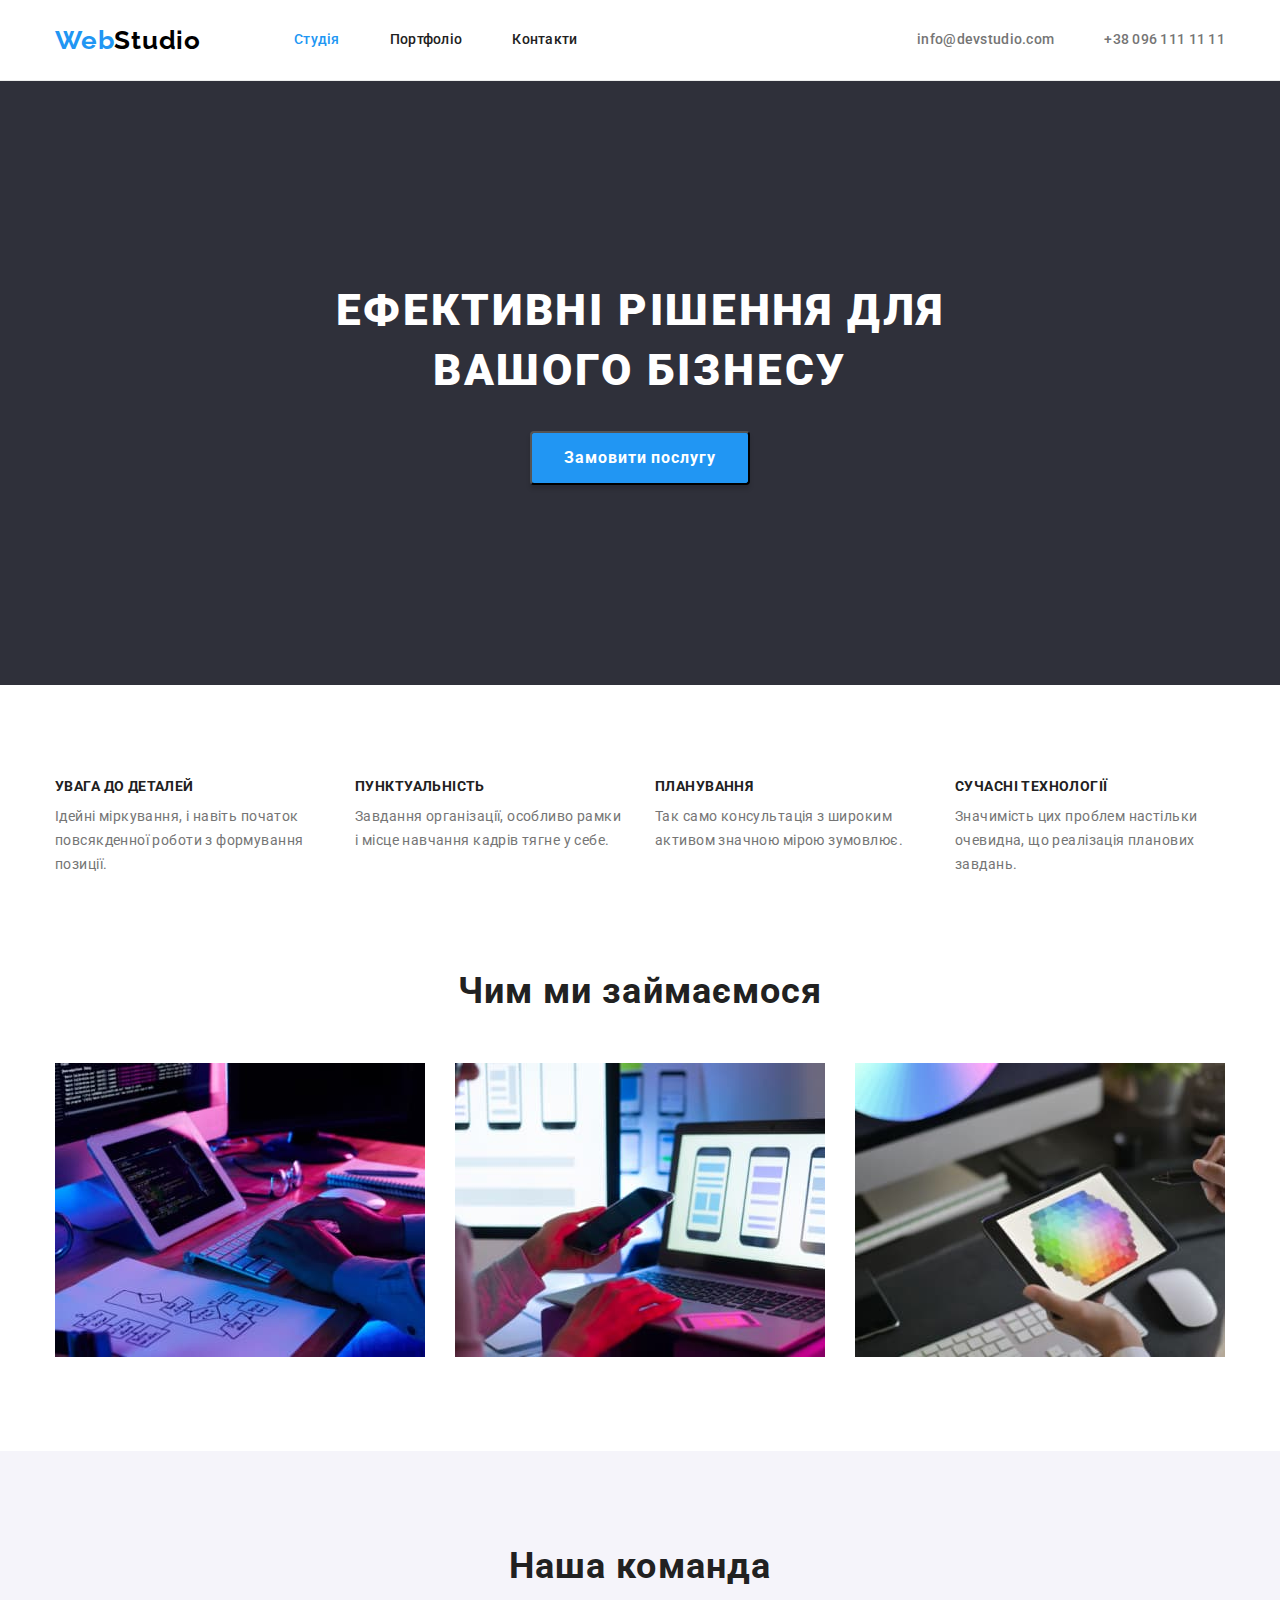
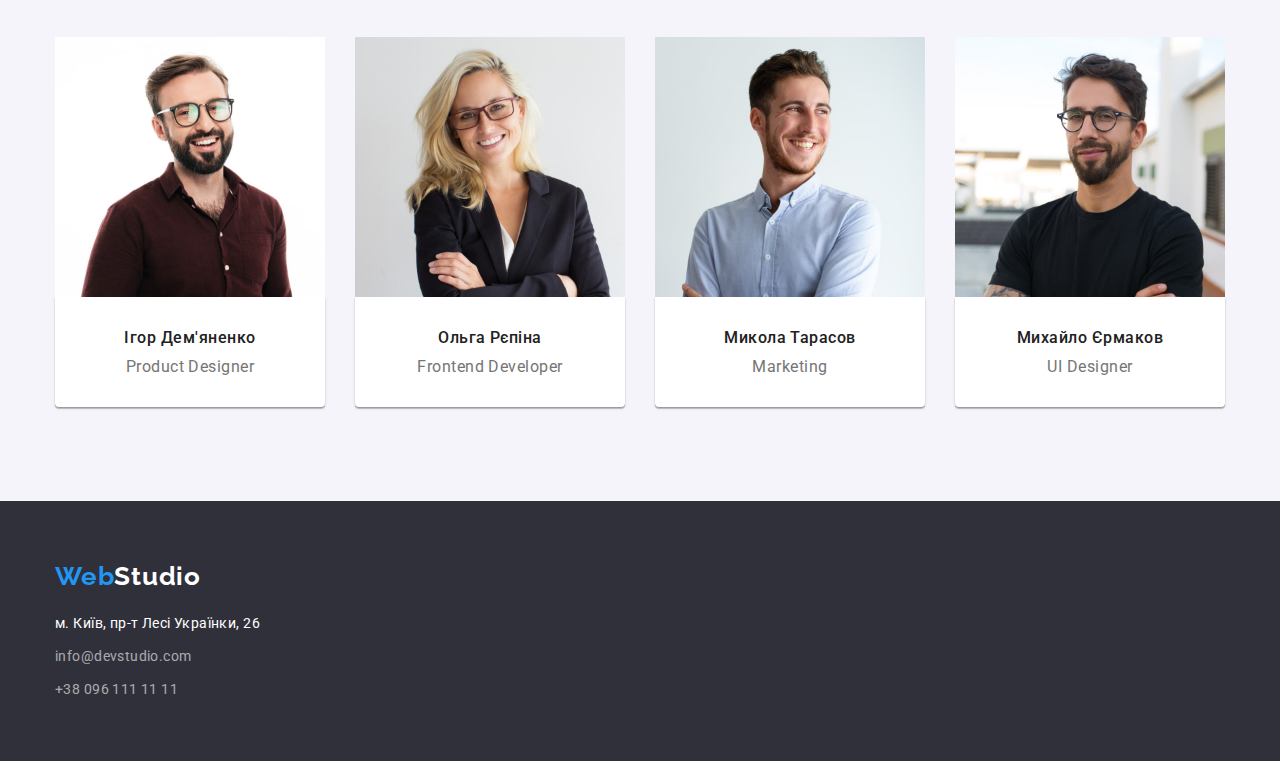
<file: index.html>
<!DOCTYPE html>
<html lang="uk">
  <head>
    <meta charset="UTF-8" />
    <meta http-equiv="X-UA-Compatible" content="IE=edge" />
    <meta name="viewport" content="width=device-width, initial-scale=1.0" />
    <link rel="preconnect" href="https://fonts.googleapis.com" />
    <link rel="preconnect" href="https://fonts.gstatic.com" crossorigin />
    <link
      href="https://fonts.googleapis.com/css2?family=Raleway:wght@700&family=Roboto:wght@400;500;700;900&display=swap"
      rel="stylesheet"
    />
    <link
      rel="stylesheet"
      href="https://cdnjs.cloudflare.com/ajax/libs/modern-normalize/1.1.0/modern-normalize.min.css"
    />
    <link rel="stylesheet" href="./css/styles.css" />
    <title>Домашнє завдання #3</title>
  </head>

  <body>
    <header class="header">
      <!--Site nav-->
      <div class="container">
        <div class="header-container">
          <nav class="nav">
            <a class="logo" href="./index.html" lang="en"
              >Web<span class="logo-dark">Studio</span></a
            >
            <ul class="site-nav list">
              <li class="site-nav-item">
                <a href="./index.html" class="site-nav-link current">Студія</a>
              </li>
              <li class="site-nav-item">
                <a href="./portfolio.html" class="site-nav-link">Портфоліо</a>
              </li>
              <li class="site-nav-item"><a href="#" class="site-nav-link">Контакти</a></li>
            </ul>
          </nav>
          <ul class="contact-nav list">
            <li class="contact-nav-item">
              <a href="mailto:info@devstudio.com" class="contact-nav-link">info@devstudio.com</a>
            </li>
            <li class="contact-nav-item">
              <a href="tel:+380961111111" class="contact-nav-link">+38 096 111 11 11</a>
            </li>
          </ul>
        </div>
      </div>
    </header>

    <!--Main-->
    <main>
      <!--Шапка-->
      <section class="hero">
        <div class="container">
          <h1 class="hero-title">Ефективні рішення для вашого бізнесу</h1>
          <button type="button" class="hero-button pointer">Замовити послугу</button>
        </div>
      </section>
      <!--Особливості-->
      <section class="section">
        <div class="container">
          <h2 class="section-title visually-hidden">Наші переваги</h2>
          <ul class="features list">
            <li class="features-cart">
              <h3 class="features-title">Увага до деталей</h3>
              <p class="features-text">
                Ідейні міркування, і навіть початок повсякденної роботи з формування позиції.
              </p>
            </li>
            <li class="features-cart">
              <h3 class="features-title">Пунктуальність</h3>
              <p class="features-text">
                Завдання організації, особливо рамки і місце навчання кадрів тягне у себе.
              </p>
            </li>
            <li class="features-cart">
              <h3 class="features-title">Планування</h3>
              <p class="features-text">
                Так само консультація з широким активом значною мірою зумовлює.
              </p>
            </li>
            <li class="features-cart">
              <h3 class="features-title">Сучасні технології</h3>
              <p class="features-text">
                Значимість цих проблем настільки очевидна, що реалізація планових завдань.
              </p>
            </li>
          </ul>
        </div>
      </section>
      <!--Чим ми займаємося-->
      <section class="section section-work">
        <div class="container">
          <h2 class="section-title">Чим ми займаємося</h2>
          <ul class="work list">
            <li class="work-photo">
              <img
                src="./images/box1.jpg"
                alt="Користувач працює на десктопі"
                width="370"
                height="294"
                class="photo"
              />
            </li>
            <li class="work-photo">
              <img
                src="./images/box2.jpg"
                alt="Користувач працює на смартфоні"
                width="370"
                height="294"
                class="photo"
              />
            </li>
            <li class="work-photo">
              <img
                src="./images/box3.jpg"
                alt="Користувач працює на планшеті"
                width="370"
                height="294"
                class="photo"
              />
            </li>
          </ul>
        </div>
      </section>
      <!--Наша команда-->

      <section class="section section-team">
        <div class="container">
          <h2 class="section-title">Наша команда</h2>
          <ul class="team list">
            <li class="team-cart">
              <img
                src="./images/img1.jpg"
                alt="Фото дизайнера продукту"
                width="270"
                height="260"
                class="photo"
              />
              <div class="team-description">
                <h3 class="team-title">Ігор Дем'яненко</h3>
                <p class="team-text">Product Designer</p>
              </div>
            </li>
            <li class="team-cart">
              <img
                src="./images/img2.jpg"
                alt="Фото розробника"
                width="270"
                height="260"
                class="photo"
              />
              <div class="team-description">
                <h3 class="team-title">Ольга Рєпіна</h3>
                <p class="team-text">Frontend Developer</p>
              </div>
            </li>
            <li class="team-cart">
              <img
                src="./images/img3.jpg"
                alt="Фото маркетолога"
                width="270"
                height="260"
                class="photo"
              />
              <div class="team-description">
                <h3 class="team-title">Микола Тарасов</h3>
                <p class="team-text">Marketing</p>
              </div>
            </li>
            <li class="team-cart">
              <img
                src="./images/img4.jpg"
                alt="Фото дизайнера інтерфейсу"
                width="270"
                height="260"
                class="photo"
              />
              <div class="team-description">
                <h3 class="team-title">Михайло Єрмаков</h3>
                <p class="team-text">UI Designer</p>
              </div>
            </li>
          </ul>
        </div>
      </section>
    </main>

    <!--Підвал-->
    <footer class="footer">
      <div class="container">
        <a class="logo" href="./index.html" lang="en">Web<span class="logo-light">Studio</span></a>
        <address>
          <ul class="footer-contact list">
            <li class="address-item">
              <a
                href="https://goo.gl/maps/CPtrU1FHBa2aNyZL9"
                target="_blank"
                rel="noopener noreferrer nofollow"
                class="address-link"
                >м. Київ, пр-т Лесі Українки, 26</a
              >
            </li>
            <li class="contact-item">
              <a href="mailto:info@devstudio.com" class="contact-link">info@devstudio.com</a>
            </li>
            <li class="contact-item">
              <a href="tel:+380961111111" class="contact-link">+38 096 111 11 11</a>
            </li>
          </ul>
        </address>
      </div>
    </footer>
  </body>
</html>
</file>
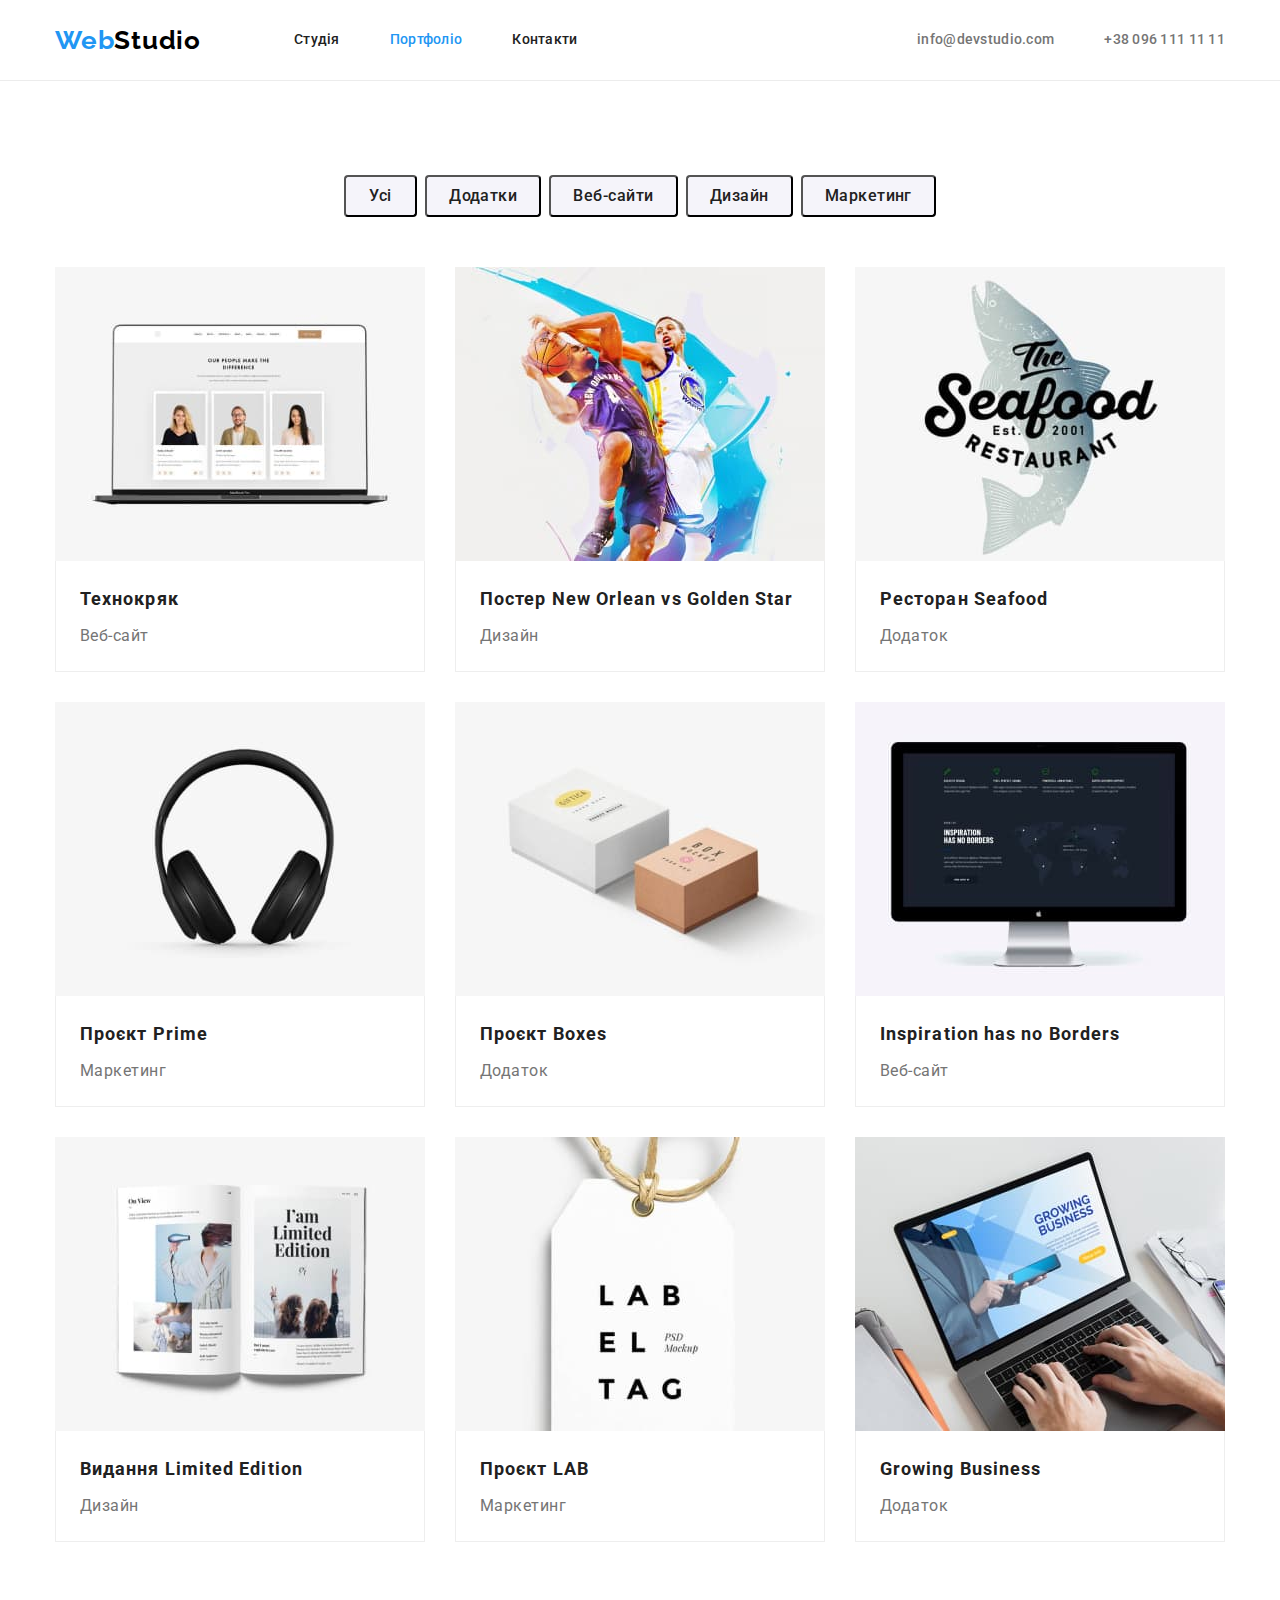
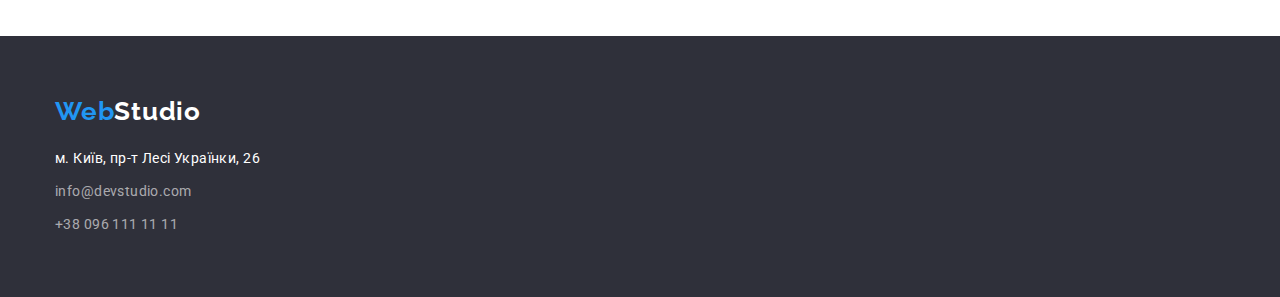
<file: portfolio.html>
<!DOCTYPE html>
<html lang="uk">
  <head>
    <meta charset="UTF-8" />
    <meta http-equiv="X-UA-Compatible" content="IE=edge" />
    <meta name="viewport" content="width=device-width, initial-scale=1.0" />
    <link rel="preconnect" href="https://fonts.googleapis.com" />
    <link rel="preconnect" href="https://fonts.gstatic.com" crossorigin />
    <link
      href="https://fonts.googleapis.com/css2?family=Raleway:wght@700&family=Roboto:wght@400;500;700;900&display=swap"
      rel="stylesheet"
    />
    <link
      rel="stylesheet"
      href="https://cdnjs.cloudflare.com/ajax/libs/modern-normalize/1.1.0/modern-normalize.min.css"
    />
    <link rel="stylesheet" href="./css/styles.css" />
    <title>Домашнє завдання #3</title>
  </head>

  <body>
    <header class="header">
      <!--Site nav-->
      <div class="container">
        <div class="header-container">
          <nav class="nav">
            <a class="logo" href="./index.html" lang="en"
              >Web<span class="logo-dark">Studio</span></a
            >
            <ul class="site-nav list">
              <li class="site-nav-item">
                <a href="./index.html" class="site-nav-link">Студія</a>
              </li>
              <li class="site-nav-item">
                <a href="./portfolio.html" class="site-nav-link current">Портфоліо</a>
              </li>
              <li class="site-nav-item"><a href="#" class="site-nav-link">Контакти</a></li>
            </ul>
          </nav>
          <ul class="contact-nav list">
            <li class="contact-nav-item">
              <a href="mailto:info@devstudio.com" class="contact-nav-link">info@devstudio.com</a>
            </li>
            <li class="contact-nav-item">
              <a href="tel:+380961111111" class="contact-nav-link">+38 096 111 11 11</a>
            </li>
          </ul>
        </div>
      </div>
    </header>

    <!--Main-->
    <main>
      <!--Фільтри-->
      <section class="section">
        <div class="container">
          <h1 class="section-title visually-hidden">Наші проекти</h1>
          <ul class="filter list">
            <li class="filter-item">
              <button type="button" class="filter-button pointer">Усі</button>
            </li>
            <li class="filter-item">
              <button type="button" class="filter-button pointer">Додатки</button>
            </li>
            <li class="filter-item">
              <button type="button" class="filter-button pointer">Веб-сайти</button>
            </li>
            <li class="filter-item">
              <button type="button" class="filter-button pointer">Дизайн</button>
            </li>
            <li class="filter-item">
              <button type="button" class="filter-button pointer">Маркетинг</button>
            </li>
          </ul>
          <!--Порфоліо-->
          <ul class="portfolio list">
            <li class="portfolio-cart">
              <img
                src="./images/imgP1.jpg"
                alt="Команда Веб-студії"
                width="370"
                height="294"
                class="photo"
              />
              <div class="portfolio-description">
                <h2 class="portfolio-title">Технокряк</h2>
                <p class="portfolio-text">Веб-сайт</p>
              </div>
            </li>
            <li class="portfolio-cart">
              <img
                src="./images/imgP2.jpg"
                alt="Постер New Orlean vs Golden Star"
                width="370"
                height="294"
                class="photo"
              />
              <div class="portfolio-description">
                <h2 class="portfolio-title">Постер New Orlean vs Golden Star</h2>
                <p class="portfolio-text">Дизайн</p>
              </div>
            </li>
            <li class="portfolio-cart">
              <img
                src="./images/imgP3.jpg"
                alt="Логотип ресторану Seafood"
                width="370"
                height="294"
                class="photo"
              />
              <div class="portfolio-description">
                <h2 class="portfolio-title">Ресторан Seafood</h2>
                <p class="portfolio-text">Додаток</p>
              </div>
            </li>
            <li class="portfolio-cart">
              <img
                src="./images/imgP4.jpg"
                alt="Навушники бездротові"
                width="370"
                height="294"
                class="photo"
              />
              <div class="portfolio-description">
                <h2 class="portfolio-title">Проєкт Prime</h2>
                <p class="portfolio-text">Маркетинг</p>
              </div>
            </li>
            <li class="portfolio-cart">
              <img
                src="./images/imgP5.jpg"
                alt="Кортонні коробочки"
                width="370"
                height="294"
                class="photo"
              />
              <div class="portfolio-description">
                <h2 class="portfolio-title">Проєкт Boxes</h2>
                <p class="portfolio-text">Додаток</p>
              </div>
            </li>
            <li class="portfolio-cart">
              <img
                src="./images/imgP6.jpg"
                alt="Монітор десктопа"
                width="370"
                height="294"
                class="photo"
              />
              <div class="portfolio-description">
                <h2 class="portfolio-title">Inspiration has no Borders</h2>
                <p class="portfolio-text">Веб-сайт</p>
              </div>
            </li>
            <li class="portfolio-cart">
              <img
                src="./images/imgP7.jpg"
                alt="Реламний буклет"
                width="370"
                height="294"
                class="photo"
              />
              <div class="portfolio-description">
                <h2 class="portfolio-title">Видання Limited Edition</h2>
                <p class="portfolio-text">Дизайн</p>
              </div>
            </li>
            <li class="portfolio-cart">
              <img
                src="./images/imgP8.jpg"
                alt="Торгова бірка"
                width="370"
                height="294"
                class="photo"
              />
              <div class="portfolio-description">
                <h2 class="portfolio-title">Проєкт LAB</h2>
                <p class="portfolio-text">Маркетинг</p>
              </div>
            </li>
            <li class="portfolio-cart">
              <img
                src="./images/imgP9.jpg"
                alt="Руки на клавіатурі ноутбука"
                width="370"
                height="294"
                class="photo"
              />
              <div class="portfolio-description">
                <h2 class="portfolio-title">Growing Business</h2>
                <p class="portfolio-text">Додаток</p>
              </div>
            </li>
          </ul>
        </div>
      </section>
    </main>

    <!--Підвал-->
    <footer class="footer">
      <div class="container">
        <a class="logo" href="./index.html" lang="en">Web<span class="logo-light">Studio</span></a>
        <address>
          <ul class="footer-contact list">
            <li class="address-item">
              <a
                href="https://goo.gl/maps/CPtrU1FHBa2aNyZL9"
                target="_blank"
                rel="noopener noreferrer nofollow"
                class="address-link"
                >м. Київ, пр-т Лесі Українки, 26</a
              >
            </li>
            <li class="contact-item">
              <a href="mailto:info@devstudio.com" class="contact-link">info@devstudio.com</a>
            </li>
            <li class="contact-item">
              <a href="tel:+380961111111" class="contact-link">+38 096 111 11 11</a>
            </li>
          </ul>
        </address>
      </div>
    </footer>
  </body>
</html>
</file>
<file: css/styles.css>
/* html {
  box-sizing: border-box;
}

*,
*::before,
*::after {
  box-sizing: inherit;
} */

:root {
  --primery-text-color: #757575;
  --title-text-color: #212121;
  --accent-color: #2196f3;
  --primery-bg-color: #2f303a;
  --secondary-bg-color: #f5f4fa;
  --primery-white-color: #ffffff;
}

body {
  font-family: 'Roboto', sans-serif;
  color: var(--primery-text-color);
  background-color: var(--primery-white-color);
}

.list {
  list-style: none;
  padding: 0;
  margin: 0;
}

/* колір основного тексту #757575 */
/* колір тексту заголовків #212121 */
/* колір фону навігації та тексту у шапці #FFFFFF */
/* колір фону у шапці та підвалі #2F303A */
/* колір фону команди #F5F4FA */
/* колір акценту #2196F3 */
/* колір чорний #000000 */
/* колір контактів в підвалі 
rgba(255, 255, 255, 0.6) */

.header {
  border-bottom: 1px solid #ececec;
}

/* Site nav */
.container {
  margin-left: auto;
  margin-right: auto;
  width: 1200px;
  padding-left: 15px;
  padding-right: 15px;
}
.header-container {
  display: flex;
}
.nav {
  background-color: #ffffff;
  display: flex;
  align-items: center;
}
.logo {
  color: var(--accent-color);
  text-decoration: none;

  font-family: 'Raleway';
  font-weight: 700;
  font-size: 26px;
  line-height: 1.19;
  letter-spacing: 0.03em;
}
.logo-dark {
  color: #000000;
}
.site-nav {
  display: flex;
  margin-left: 93px;
}
.site-nav .site-nav-item + .site-nav-item {
  margin-left: 50px;
}
/* .site-nav li {
  margin-right: 50px;
}
.site-nav-item:last-child {
  margin-right: 0;
} */
.site-nav-link {
  display: block;
  padding-top: 32px;
  padding-bottom: 32px;

  color: var(--title-text-color);
  font-weight: 500;
  font-size: 14px;
  line-height: 1.14;
  letter-spacing: 0.02em;
  text-decoration: none;
}
.site-nav-link:hover,
.site-nav-link:focus {
  color: var(--accent-color);
}
.site-nav-link.current {
  color: var(--accent-color);
}
.contact-nav {
  display: flex;
  margin-left: auto;
}
.contact-nav .contact-nav-item + .contact-nav-item {
  margin-left: 50px;
}
/* .contact-nav li {
  margin-right: 50px;
}
.contact-nav-item:last-child {
  margin-right: 0;
} */
.contact-nav-link {
  display: block;
  padding-top: 32px;
  padding-bottom: 32px;

  color: var(--primery-text-color);
  font-weight: 500;
  font-size: 14px;
  line-height: 1.14;
  letter-spacing: 0.02em;
  text-decoration: none;
}
.contact-nav-link:hover,
.contact-nav-link:focus {
  color: var(--accent-color);
}

/* Hero */
.hero {
  padding-top: 200px;
  padding-bottom: 200px;

  background-color: var(--primery-bg-color);
  text-align: center;
}
.hero-title {
  color: var(--primery-white-color);
  margin-top: 0px;
  margin-left: auto;
  margin-bottom: 30px;
  margin-right: auto;
  width: 696px;

  font-weight: 900;
  font-size: 44px;
  line-height: 1.36;
  letter-spacing: 0.06em;
  text-transform: uppercase;
}

/* Buttons */
.hero-button {
  background-color: var(--accent-color);

  box-shadow: 0px 4px 4px rgba(0, 0, 0, 0.15);
  border-radius: 4px;
  padding: 10px 32px;
  min-width: 216px;

  color: var(--primery-white-color);
  font-weight: 700;
  font-size: 16px;
  line-height: 1.88;
  align-items: center;
  text-align: center;
  letter-spacing: 0.06em;
  cursor: pointer;
}
.hero-button:hover,
.hero-button:focus {
  color: var(--primery-white-color);

  background-color: #188ce8;
  box-shadow: 0px 4px 4px rgba(0, 0, 0, 0.15);
  border-radius: 4px;
}

/* Section */
.section-title {
  color: var(--title-text-color);
  margin-top: 0;
  margin-bottom: 50px;

  font-weight: 700;
  font-size: 36px;
  line-height: 1.17;
  text-align: center;
  letter-spacing: 0.03em;
}
.visually-hidden {
  position: absolute;
  white-space: nowrap;
  width: 1px;
  height: 1px;
  overflow: hidden;
  border: 0;
  padding: 0;
  clip: rect(0 0 0 0);
  clip-path: inset(50%);
  margin: -1px;
}

/* Features */
.section {
  padding-top: 94px;
  padding-bottom: 94px;
}

.features {
  display: flex;
}
.features-cart {
  width: 270px;
}
.features .features-cart + .features-cart {
  margin-left: 30px;
}

.features-title {
  color: var(--title-text-color);
  margin-bottom: 10px;
  margin-top: 0;

  font-weight: 700;
  font-size: 14px;
  line-height: 1.14;
  letter-spacing: 0.03em;
  text-transform: uppercase;
}
.features-text {
  margin-top: 0;
  margin-bottom: 0;

  font-size: 14px;
  line-height: 1.71;
  letter-spacing: 0.03em;
}

/* Work */
.work {
  display: flex;
}
.work .work-photo + .work-photo {
  margin-left: 30px;
}
/* .work li {
  margin-right: 30px;
}
.work-photo:last-child {
  margin-right: 0;
} */
.section-work {
  padding-top: 0;
}

/* Team */
.section-team {
  background-color: var(--secondary-bg-color);
}
.team {
  display: flex;
}
.team .team-cart + .team-cart {
  margin-left: 30px;
}
img {
  display: block;
  max-width: 100%;
  height: auto;
}
.team-description {
  padding-top: 30px;
  padding-bottom: 30px;

  background: var(--primery-white-color);
  /* material shadow v1 */
  box-shadow: 0px 1px 3px rgba(0, 0, 0, 0.12), 0px 1px 1px rgba(0, 0, 0, 0.14),
    0px 2px 1px rgba(0, 0, 0, 0.2);
  border-radius: 0px 0px 4px 4px;
  border: transparent solid 1px;
}
.team-title {
  color: var(--title-text-color);
  margin-top: 0;
  margin-bottom: 10px;

  font-weight: 500;
  font-size: 16px;
  line-height: 1.19;
  text-align: center;
  letter-spacing: 0.03em;
}
.team-text {
  margin-top: 0;
  margin-bottom: 0;

  font-size: 16px;
  line-height: 1.19;
  text-align: center;
  letter-spacing: 0.03em;
}

/* Footer */
.footer {
  background-color: var(--primery-bg-color);
  padding-top: 60px;
  padding-bottom: 60px;
}
.address-item {
  margin-top: 20px;
}
.address-link {
  color: var(--primery-white-color);
  text-decoration: none;

  font-style: normal;
  font-size: 14px;
  line-height: 1.71;
  letter-spacing: 0.03em;
}
.contact-item {
  margin-top: 9px;
}
.contact-link {
  color: rgba(255, 255, 255, 0.6);
  text-decoration: none;
  margin-top: 9px;

  font-style: normal;
  font-size: 14px;
  line-height: 1.71;
  letter-spacing: 0.03em;
}
.contact-link:hover,
.contact-link:focus {
  color: var(--accent-color);
}

/* Portfolio */
.logo-light {
  color: var(--primery-white-color);
}
.portfolio {
  display: flex;
  flex-wrap: wrap;
}
.portfolio-cart {
  width: 370px;
  /* width: calc((100%-60px) / 3); */
  margin-right: 30px;
  margin-bottom: 30px;
  background: var(--primery-white-color);
}
.portfolio-cart:nth-child(3n) {
  margin-right: 0;
}
.portfolio-cart:nth-last-child(-n + 3) {
  margin-bottom: 0;
}
.portfolio-description {
  border: 1px solid #eeeeee;
  border-top: none;
  padding: 20px 24px;
}
.portfolio-title {
  color: var(--title-text-color);
  margin-top: 0;
  margin-bottom: 4px;

  font-weight: 700;
  font-size: 18px;
  line-height: 2;
  letter-spacing: 0.06em;
}
.portfolio-text {
  margin-top: 0;
  margin-bottom: 0;

  font-size: 16px;
  line-height: 1.88;
  letter-spacing: 0.03em;
}
.button {
  font-family: inherit;
}
.filter {
  display: flex;
  justify-content: center;
  margin-bottom: 50px;
}
.filter .filter-item + .filter-item {
  margin-left: 8px;
}
/* .filter li {
  margin-right: 8px;
}
.filter-item:last-child {
  margin-right: 0;
} */
.filter-button {
  background-color: var(--secondary-bg-color);
  color: var(--title-text-color);

  display: inline-block;
  border-radius: 4px;
  padding: 6px 22px;
  min-width: 73px;

  font-weight: 500;
  font-size: 16px;
  line-height: 1.62;
  text-align: center;
  letter-spacing: 0.03em;
  cursor: pointer;
}
.filter-button:hover,
.filter-button:focus {
  color: var(--primery-white-color);
  background-color: var(--accent-color);
  box-shadow: 0px 3px 1px rgba(0, 0, 0, 0.1), 0px 1px 2px rgba(0, 0, 0, 0.08),
    0px 2px 2px rgba(0, 0, 0, 0.12);
}
</file>
